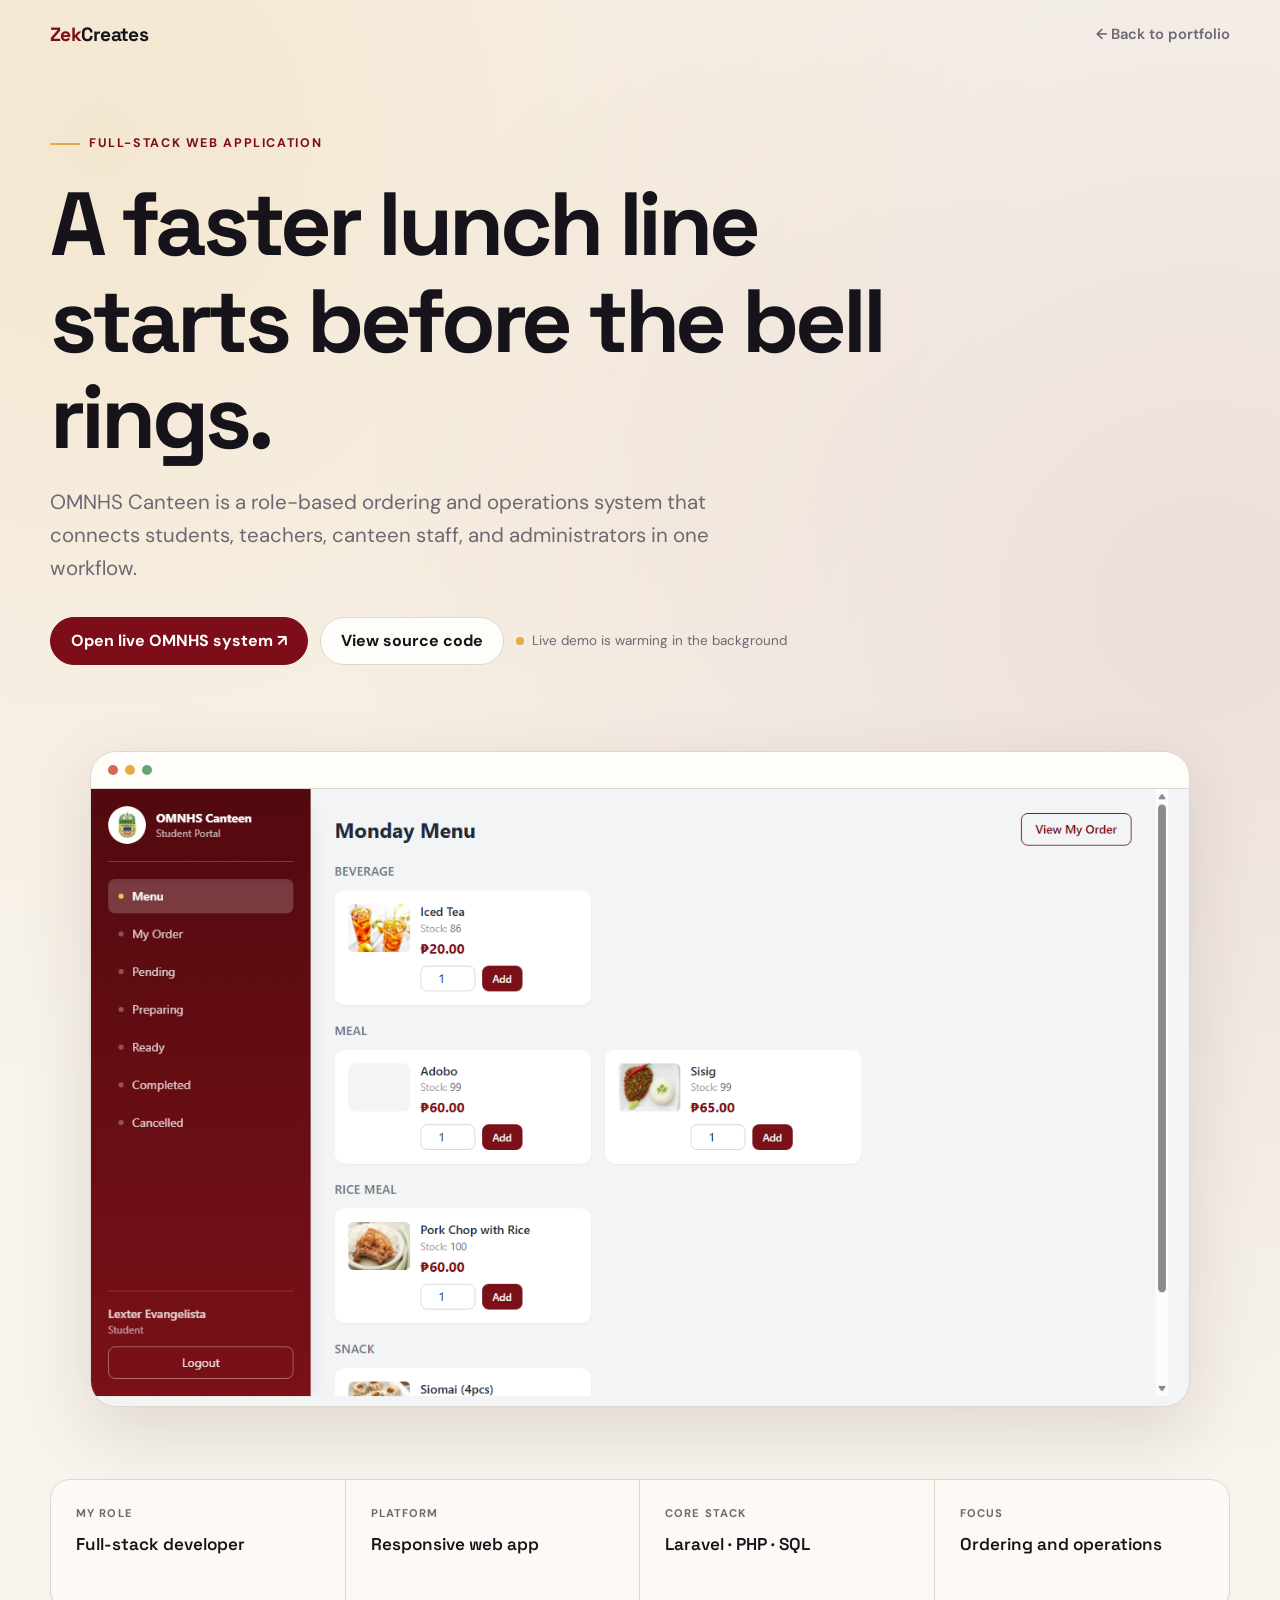
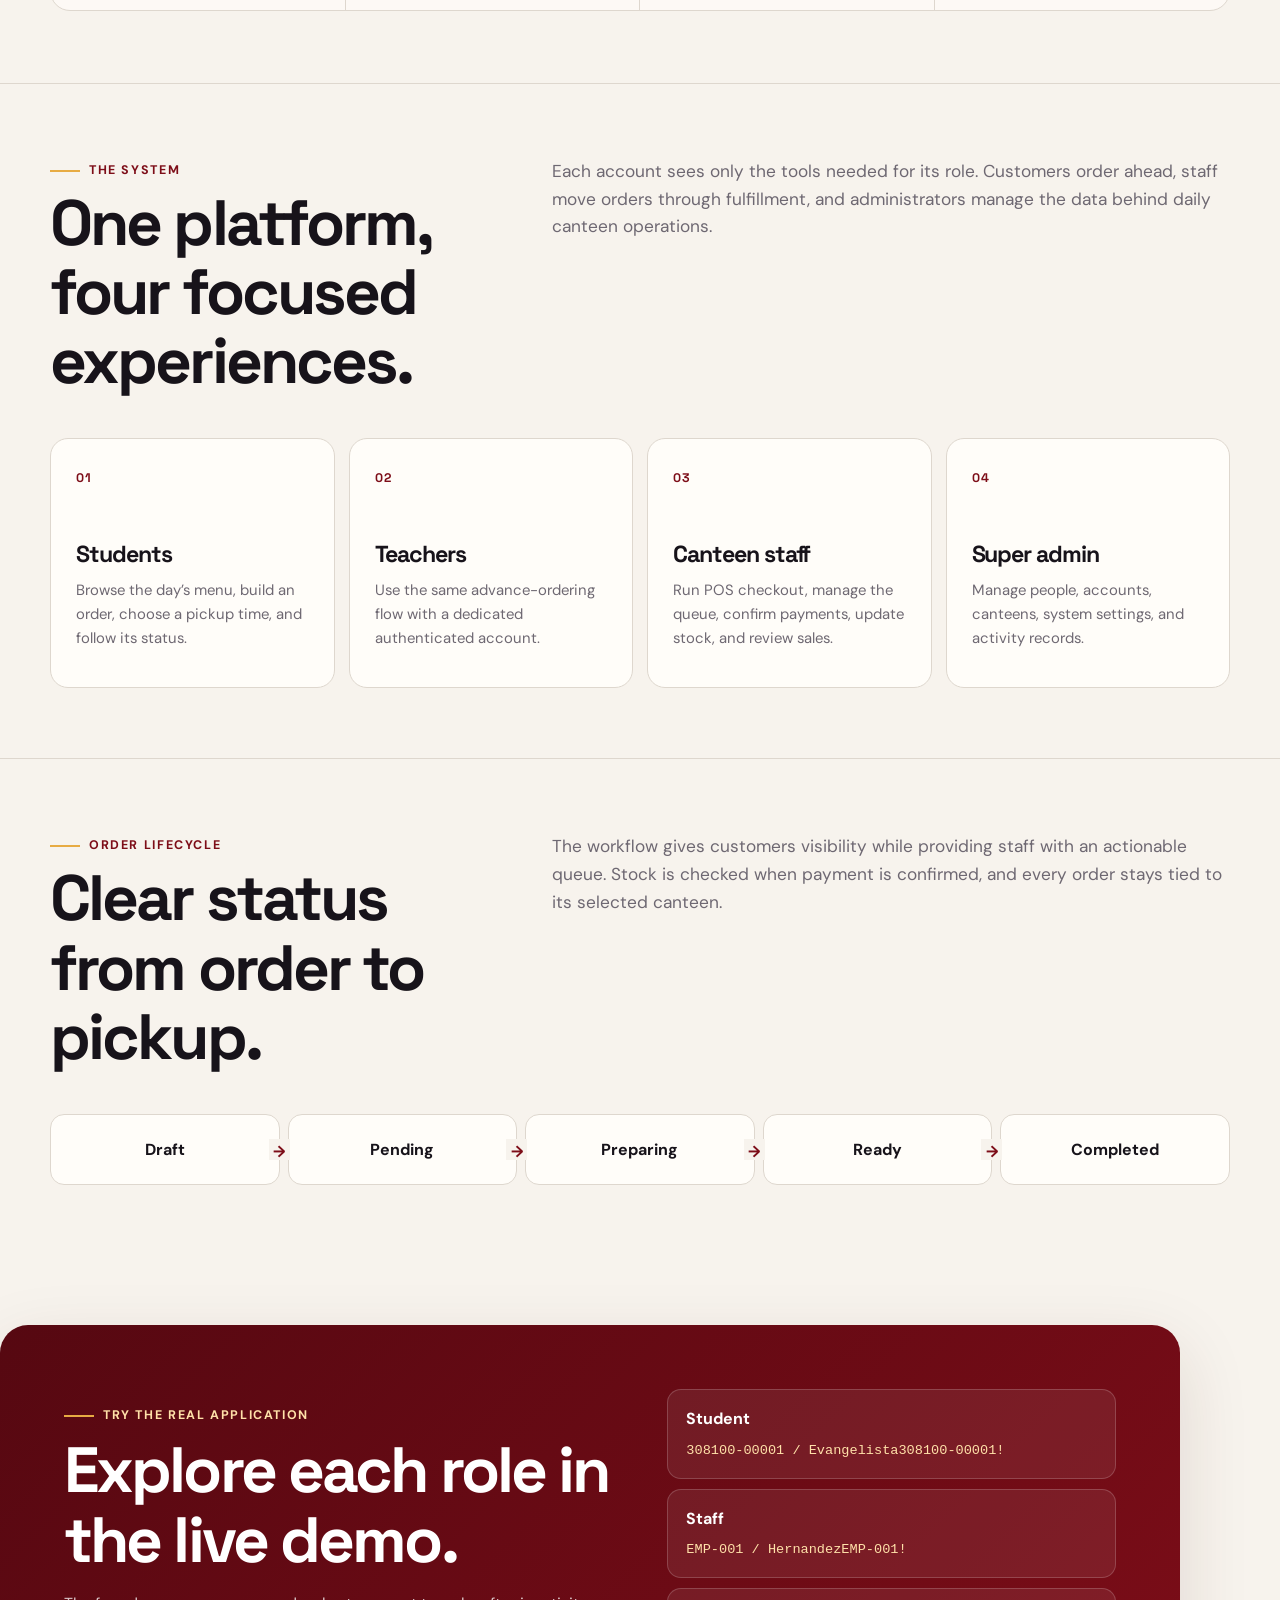
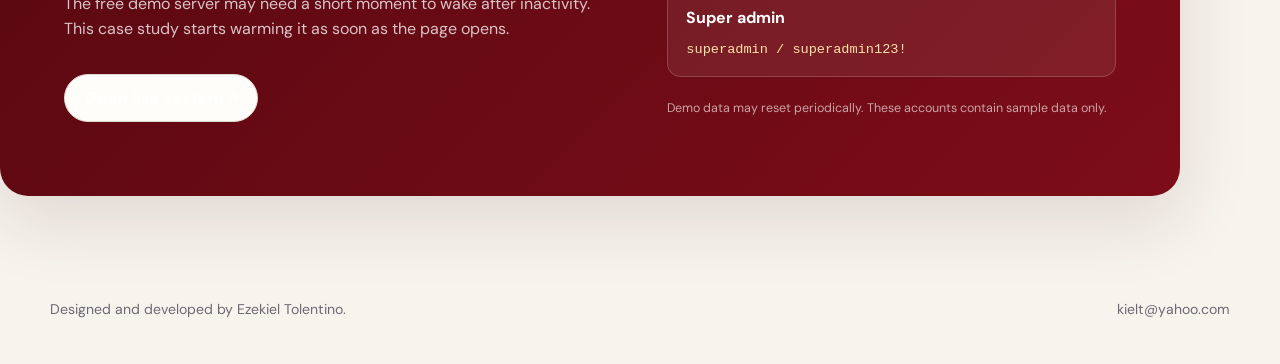
<file: projects/omnhs/index.html>
<!doctype html>
<html lang="en">
<head>
  <meta charset="utf-8">
  <meta name="viewport" content="width=device-width, initial-scale=1">
  <title>OMNHS Canteen Web System — ZekCreates</title>
  <meta name="description" content="Case study for the OMNHS role-based canteen ordering, point-of-sale, inventory, and administration system.">
  <meta property="og:title" content="OMNHS Canteen Web System">
  <meta property="og:description" content="A role-based school canteen platform built with Laravel and PHP.">
  <meta property="og:type" content="website">
  <link rel="preconnect" href="https://fonts.googleapis.com">
  <link rel="preconnect" href="https://fonts.gstatic.com" crossorigin>
  <link href="https://fonts.googleapis.com/css2?family=DM+Sans:wght@400;500;600;700&family=Space+Grotesk:wght@500;600;700&display=swap" rel="stylesheet">
  <style>
    :root {
      --ink: #17131a;
      --muted: #6e6872;
      --paper: #f7f3ed;
      --card: #fffdf9;
      --line: #ded7ce;
      --maroon: #7d0d18;
      --maroon-dark: #560811;
      --gold: #e7ab43;
      --green: #1e704a;
      --shadow: 0 24px 70px rgba(67, 32, 22, .13);
    }
    * { box-sizing: border-box; }
    html { scroll-behavior: smooth; }
    body {
      margin: 0; color: var(--ink); background: var(--paper);
      font-family: "DM Sans", sans-serif; line-height: 1.6;
      overflow-x: hidden;
      background-image: radial-gradient(circle at 8% 4%, rgba(231,171,67,.17), transparent 26%), radial-gradient(circle at 94% 17%, rgba(125,13,24,.09), transparent 27%);
    }
    a { color: inherit; text-decoration: none; }
    img { display: block; max-width: 100%; }
    .wrap { width: min(1180px, calc(100% - 40px)); margin: 0 auto; }
    .topbar { padding: 22px 0; }
    .topbar .wrap { display: flex; justify-content: space-between; align-items: center; gap: 20px; }
    .brand { font: 700 1.2rem "Space Grotesk", sans-serif; letter-spacing: -.03em; }
    .brand span { color: var(--maroon); }
    .back { color: var(--muted); font-size: .92rem; font-weight: 600; }
    .back:hover { color: var(--maroon); }
    .hero { padding: 58px 0 70px; }
    .eyebrow { display: inline-flex; align-items: center; gap: 9px; color: var(--maroon); font-size: .78rem; font-weight: 700; text-transform: uppercase; letter-spacing: .13em; }
    .eyebrow::before { content: ""; width: 30px; height: 2px; background: var(--gold); }
    h1, h2, h3 { font-family: "Space Grotesk", sans-serif; line-height: 1.08; letter-spacing: -.045em; }
    h1 { max-width: 900px; margin: 22px 0 20px; font-size: clamp(3rem, 7vw, 6.6rem); }
    .lede { max-width: 735px; margin: 0; color: var(--muted); font-size: clamp(1.05rem, 2vw, 1.28rem); }
    .actions { display: flex; flex-wrap: wrap; align-items: center; gap: 12px; margin-top: 32px; }
    .button { display: inline-flex; align-items: center; justify-content: center; gap: 9px; min-height: 48px; padding: 0 20px; border: 1px solid var(--line); border-radius: 999px; background: var(--card); font-weight: 700; transition: .2s ease; }
    .button:hover { transform: translateY(-2px); box-shadow: 0 9px 25px rgba(67,32,22,.12); }
    .button.primary { color: white; background: var(--maroon); border-color: var(--maroon); }
    .button.primary:hover { background: var(--maroon-dark); }
    .warm { display: inline-flex; align-items: center; gap: 8px; color: var(--muted); font-size: .84rem; }
    .pulse { width: 8px; height: 8px; border-radius: 50%; background: var(--gold); box-shadow: 0 0 0 0 rgba(231,171,67,.55); animation: pulse 2s infinite; }
    @keyframes pulse { 70% { box-shadow: 0 0 0 9px rgba(231,171,67,0); } 100% { box-shadow: 0 0 0 0 rgba(231,171,67,0); } }
    .preview { overflow: hidden; border: 1px solid var(--line); border-radius: 26px; background: #e8e5e2; box-shadow: var(--shadow); }
    .browser { display: flex; gap: 7px; padding: 13px 17px; background: var(--card); border-bottom: 1px solid var(--line); }
    .browser i { width: 10px; height: 10px; border-radius: 50%; background: #d8d0c8; }
    .browser i:first-child { background: #d9665a; } .browser i:nth-child(2) { background: #e7ab43; } .browser i:nth-child(3) { background: #65a66e; }
    .preview img { width: 100%; aspect-ratio: 16/9; object-fit: cover; object-position: top; }
    .facts { display: grid; grid-template-columns: repeat(4, 1fr); margin: 72px 0; border: 1px solid var(--line); border-radius: 20px; overflow: hidden; background: rgba(255,253,249,.72); }
    .fact { min-height: 130px; padding: 25px; border-right: 1px solid var(--line); }
    .fact:last-child { border-right: 0; }
    .fact small { display: block; color: var(--muted); text-transform: uppercase; letter-spacing: .1em; font-size: .7rem; font-weight: 700; }
    .fact strong { display: block; margin-top: 10px; font: 600 1.07rem "Space Grotesk", sans-serif; }
    .section { padding: 70px 0; border-top: 1px solid var(--line); }
    .section-head { display: grid; grid-template-columns: .8fr 1.2fr; gap: 50px; align-items: start; }
    h2 { margin: 8px 0 0; font-size: clamp(2.2rem, 5vw, 4.2rem); }
    .section-copy { margin: 4px 0 0; color: var(--muted); font-size: 1.08rem; }
    .roles { display: grid; grid-template-columns: repeat(4, 1fr); gap: 14px; margin-top: 42px; }
    .role { min-height: 250px; padding: 25px; border: 1px solid var(--line); border-radius: 18px; background: var(--card); }
    .role-no { color: var(--maroon); font: 700 .78rem "Space Grotesk", sans-serif; letter-spacing: .1em; }
    .role h3 { margin: 52px 0 12px; font-size: 1.45rem; }
    .role p { margin: 0; color: var(--muted); font-size: .93rem; }
    .flow { display: grid; grid-template-columns: repeat(5, 1fr); gap: 8px; margin-top: 42px; }
    .flow-step { position: relative; padding: 22px 16px; border-radius: 14px; background: var(--card); border: 1px solid var(--line); font-weight: 700; text-align: center; }
    .flow-step:not(:last-child)::after { content: "→"; position: absolute; right: -11px; top: 50%; z-index: 2; width: 21px; height: 21px; margin-top: -11px; color: var(--maroon); background: var(--paper); }
    .demo { margin: 70px 0; padding: clamp(28px, 6vw, 64px); color: white; border-radius: 28px; background: linear-gradient(135deg, var(--maroon-dark), var(--maroon)); box-shadow: var(--shadow); }
    .demo-grid { display: grid; grid-template-columns: 1.1fr .9fr; gap: 55px; align-items: center; }
    .demo h2 { margin-top: 10px; }
    .demo p { color: rgba(255,255,255,.76); }
    .credentials { display: grid; gap: 10px; }
    .credential { padding: 16px 18px; border: 1px solid rgba(255,255,255,.18); border-radius: 14px; background: rgba(255,255,255,.07); }
    .credential strong { display: block; margin-bottom: 4px; }
    .credential code { color: #ffe1a9; font-family: ui-monospace, SFMono-Regular, Consolas, monospace; font-size: .85rem; overflow-wrap: anywhere; }
    .note { margin-top: 12px; font-size: .78rem; color: rgba(255,255,255,.62) !important; }
    footer { padding: 32px 0 44px; color: var(--muted); font-size: .88rem; }
    footer .wrap { display: flex; justify-content: space-between; gap: 20px; }
    @media (max-width: 860px) {
      .facts, .roles { grid-template-columns: repeat(2, 1fr); }
      .fact:nth-child(2) { border-right: 0; } .fact:nth-child(-n+2) { border-bottom: 1px solid var(--line); }
      .section-head, .demo-grid { grid-template-columns: 1fr; gap: 24px; }
      .flow { grid-template-columns: 1fr; }
      .flow-step:not(:last-child)::after { content: "↓"; right: auto; top: auto; bottom: -15px; left: 50%; margin: 0 0 0 -10px; }
    }
    @media (max-width: 540px) {
      .wrap { width: min(calc(100% - 28px), 1180px); }
      .hero { padding-top: 36px; }
      h1 { font-size: 2.85rem; overflow-wrap: anywhere; }
      .facts, .roles { grid-template-columns: 1fr; }
      .fact { min-height: 0; border-right: 0; border-bottom: 1px solid var(--line); }
      .fact:nth-child(3) { border-bottom: 1px solid var(--line); }
      footer .wrap { flex-direction: column; }
    }
    @media (prefers-reduced-motion: reduce) { html { scroll-behavior: auto; } .pulse { animation: none; } * { transition: none !important; } }
  </style>
</head>
<body>
  <header class="topbar">
    <div class="wrap">
      <a class="brand" href="../../"><span>Zek</span>Creates</a>
      <a class="back" href="../../#work">← Back to portfolio</a>
    </div>
  </header>

  <main>
    <section class="hero">
      <div class="wrap">
        <span class="eyebrow">Full-stack web application</span>
        <h1>A faster lunch line starts before the bell rings.</h1>
        <p class="lede">OMNHS Canteen is a role-based ordering and operations system that connects students, teachers, canteen staff, and administrators in one workflow.</p>
        <div class="actions">
          <a class="button primary" href="https://websystem-final-project-szjx.onrender.com/login" target="_blank" rel="noopener">Open live OMNHS system ↗</a>
          <a class="button" href="https://github.com/Zekimmer/WebSystem-Final-Project" target="_blank" rel="noopener">View source code</a>
          <span class="warm"><span class="pulse"></span>Live demo is warming in the background</span>
        </div>
      </div>
    </section>

    <div class="wrap">
      <figure class="preview">
        <div class="browser" aria-hidden="true"><i></i><i></i><i></i></div>
        <img src="../../assets/web/canteen-thumb.png" alt="OMNHS student ordering portal showing the Monday menu">
      </figure>

      <div class="facts" aria-label="Project overview">
        <div class="fact"><small>My role</small><strong>Full-stack developer</strong></div>
        <div class="fact"><small>Platform</small><strong>Responsive web app</strong></div>
        <div class="fact"><small>Core stack</small><strong>Laravel · PHP · SQL</strong></div>
        <div class="fact"><small>Focus</small><strong>Ordering and operations</strong></div>
      </div>
    </div>

    <section class="section">
      <div class="wrap">
        <div class="section-head">
          <div><span class="eyebrow">The system</span><h2>One platform, four focused experiences.</h2></div>
          <p class="section-copy">Each account sees only the tools needed for its role. Customers order ahead, staff move orders through fulfillment, and administrators manage the data behind daily canteen operations.</p>
        </div>
        <div class="roles">
          <article class="role"><span class="role-no">01</span><h3>Students</h3><p>Browse the day’s menu, build an order, choose a pickup time, and follow its status.</p></article>
          <article class="role"><span class="role-no">02</span><h3>Teachers</h3><p>Use the same advance-ordering flow with a dedicated authenticated account.</p></article>
          <article class="role"><span class="role-no">03</span><h3>Canteen staff</h3><p>Run POS checkout, manage the queue, confirm payments, update stock, and review sales.</p></article>
          <article class="role"><span class="role-no">04</span><h3>Super admin</h3><p>Manage people, accounts, canteens, system settings, and activity records.</p></article>
        </div>
      </div>
    </section>

    <section class="section">
      <div class="wrap">
        <div class="section-head">
          <div><span class="eyebrow">Order lifecycle</span><h2>Clear status from order to pickup.</h2></div>
          <p class="section-copy">The workflow gives customers visibility while providing staff with an actionable queue. Stock is checked when payment is confirmed, and every order stays tied to its selected canteen.</p>
        </div>
        <div class="flow" aria-label="Order lifecycle">
          <div class="flow-step">Draft</div><div class="flow-step">Pending</div><div class="flow-step">Preparing</div><div class="flow-step">Ready</div><div class="flow-step">Completed</div>
        </div>
      </div>
    </section>

    <section class="wrap demo" id="demo">
      <div class="demo-grid">
        <div>
          <span class="eyebrow" style="color:#ffe1a9">Try the real application</span>
          <h2>Explore each role in the live demo.</h2>
          <p>The free demo server may need a short moment to wake after inactivity. This case study starts warming it as soon as the page opens.</p>
          <div class="actions"><a class="button" href="https://websystem-final-project-szjx.onrender.com/login" target="_blank" rel="noopener">Open live system ↗</a></div>
        </div>
        <div class="credentials">
          <div class="credential"><strong>Student</strong><code>308100-00001 / Evangelista308100-00001!</code></div>
          <div class="credential"><strong>Staff</strong><code>EMP-001 / HernandezEMP-001!</code></div>
          <div class="credential"><strong>Super admin</strong><code>superadmin / superadmin123!</code></div>
          <p class="note">Demo data may reset periodically. These accounts contain sample data only.</p>
        </div>
      </div>
    </section>
  </main>

  <footer><div class="wrap"><span>Designed and developed by Ezekiel Tolentino.</span><a href="mailto:kielt@yahoo.com">kielt@yahoo.com</a></div></footer>

  <script>
    // Wake the free Render service while visitors read the instant case study.
    fetch("https://websystem-final-project-szjx.onrender.com/login", { mode: "no-cors", cache: "no-store" }).catch(() => {});
  </script>
</body>
</html>
</file>
